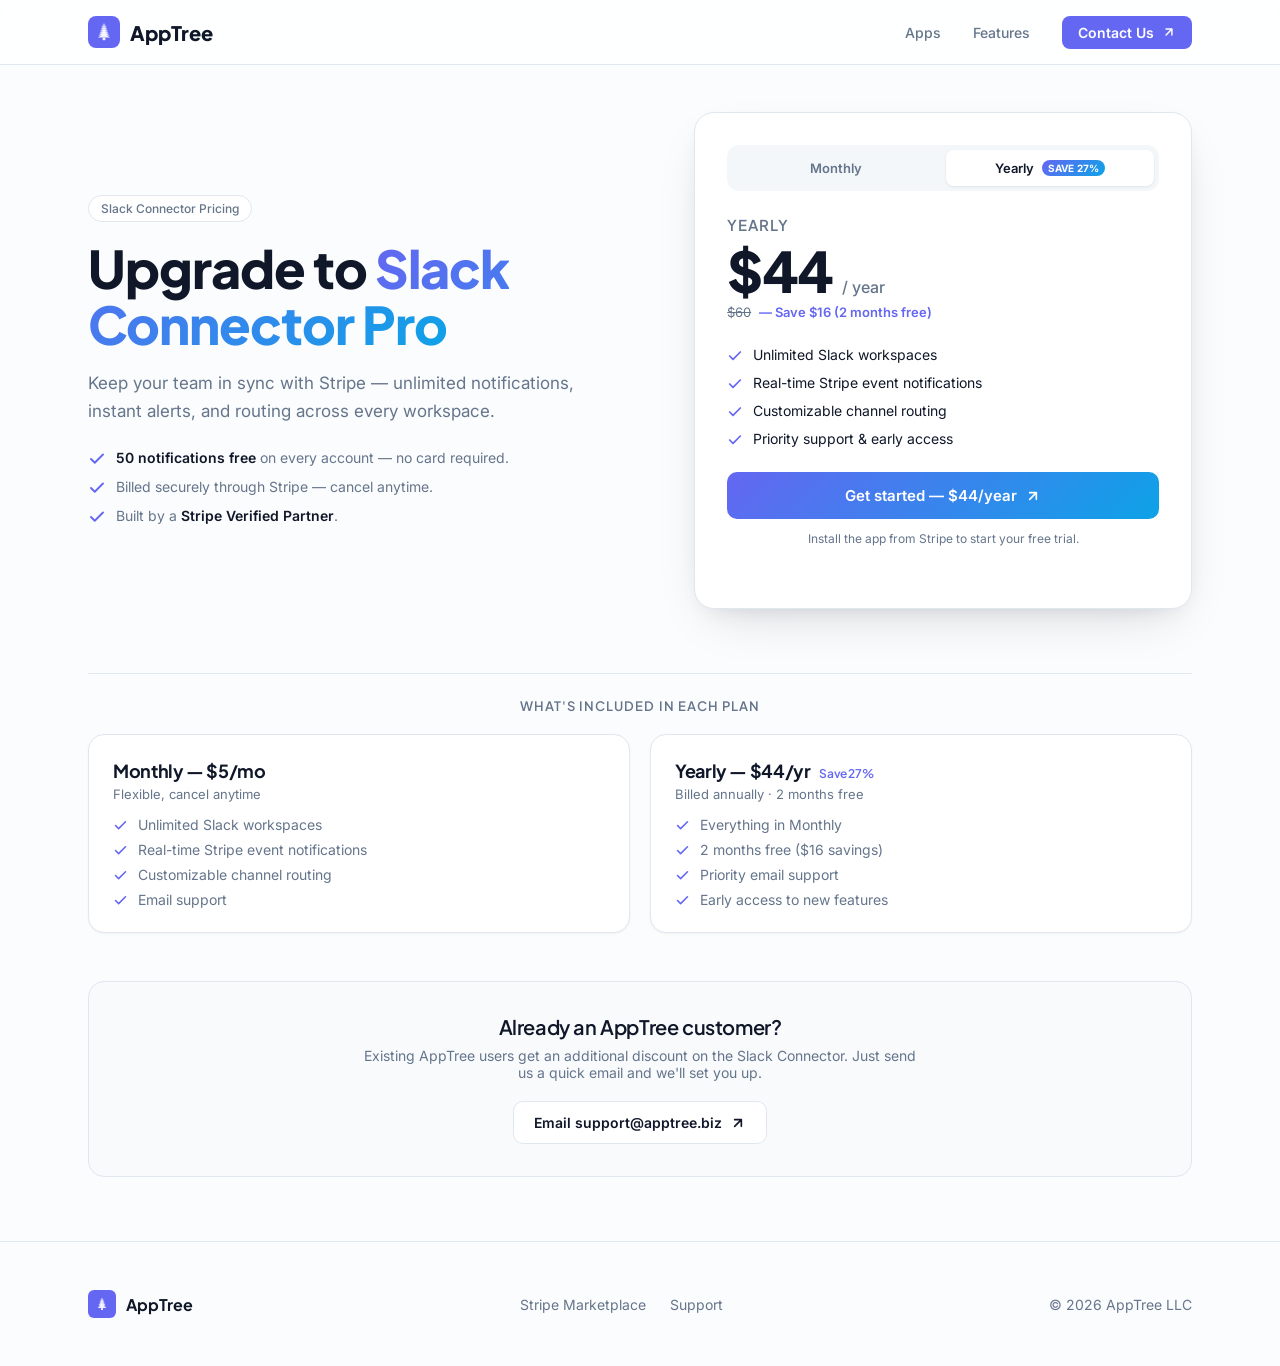
<file: public/pricing-static/index.html>
<!doctype html>
<html lang="en">
<head>
<meta charset="utf-8" />
<meta name="viewport" content="width=device-width,initial-scale=1" />
<title>Pricing — Slack Connector | AppTree</title>
<meta name="description" content="Simple pricing for AppTree's Slack Connector. Start with 50 free notifications, then $5/month or $44/year." />
<link rel="canonical" href="https://apptree.biz/pricing" />
<link rel="preconnect" href="https://fonts.googleapis.com">
<link rel="preconnect" href="https://fonts.gstatic.com" crossorigin>
<link href="https://fonts.googleapis.com/css2?family=Inter:wght@400;500;600;700;800&family=Plus+Jakarta+Sans:wght@600;700;800&display=swap" rel="stylesheet">
<style>
  :root{
    --bg:hsl(210 40% 99%);
    --fg:hsl(222 47% 11%);
    --card:#ffffff;
    --muted:hsl(210 40% 97%);
    --muted-fg:hsl(215 16% 47%);
    --border:hsl(214 32% 91%);
    --surface:hsl(210 33% 98%);
    --primary:hsl(239 84% 67%);
    --primary-fg:#fff;
    --gradient:linear-gradient(135deg,hsl(239 84% 67%),hsl(199 89% 48%));
    --shadow-card:0 1px 3px 0 rgb(0 0 0/.04),0 1px 2px -1px rgb(0 0 0/.04);
    --shadow-elev:0 20px 50px -20px rgb(15 23 42 /.18),0 8px 24px -12px rgb(15 23 42 /.12);
  }
  *{box-sizing:border-box;margin:0;padding:0}
  html,body{background:var(--bg);color:var(--fg);font-family:'Inter',system-ui,sans-serif;-webkit-font-smoothing:antialiased}
  a{color:inherit;text-decoration:none}
  .display{font-family:'Plus Jakarta Sans','Inter',sans-serif;letter-spacing:-.02em}
  .container{max-width:1152px;margin:0 auto;padding:0 24px}

  /* Navbar */
  .nav{position:fixed;top:0;left:0;right:0;z-index:50;background:rgba(255,255,255,.8);backdrop-filter:blur(12px);border-bottom:1px solid var(--border)}
  .nav-inner{max-width:1152px;margin:0 auto;display:flex;align-items:center;justify-content:space-between;height:64px;padding:0 24px}
  .brand{display:flex;align-items:center;gap:10px}
  .brand-mark{width:32px;height:32px;border-radius:8px;background:var(--primary);display:flex;align-items:center;justify-content:center;color:#fff}
  .brand-name{font-family:'Plus Jakarta Sans',sans-serif;font-weight:800;font-size:20px}
  .nav-links{display:none;gap:32px;align-items:center}
  @media(min-width:768px){.nav-links{display:flex}}
  .nav-link{font-size:14px;font-weight:500;color:var(--muted-fg);transition:color .2s}
  .nav-link:hover{color:var(--fg)}
  .btn{display:inline-flex;align-items:center;justify-content:center;gap:8px;font-weight:600;border-radius:10px;transition:all .2s;cursor:pointer;border:0;text-align:center}
  .btn-primary{background:var(--primary);color:#fff;padding:8px 16px;font-size:14px;border-radius:8px}
  .btn-primary:hover{background:hsl(239 84% 63%)}
  .btn-grad{background-image:var(--gradient);color:#fff;padding:14px 24px;font-size:15px}
  .btn-grad:hover{opacity:.95;box-shadow:0 12px 28px -10px hsl(239 84% 67% /.55)}
  .btn-muted{background:var(--muted);color:var(--fg);padding:12px 20px;font-size:14px}
  .btn-muted:hover{background:hsl(210 40% 94%)}
  .btn-ghost{background:var(--card);color:var(--fg);padding:12px 20px;font-size:14px;border:1px solid var(--border)}
  .btn-ghost:hover{background:var(--muted)}
  .btn-full{width:100%}
  .icon{width:14px;height:14px}
  .icon-lg{width:16px;height:16px}

  /* Main */
  main{padding:112px 0 64px}

  /* Hero split */
  .hero{display:grid;grid-template-columns:1fr;gap:32px;align-items:start;margin-bottom:64px}
  @media(min-width:900px){.hero{grid-template-columns:1.05fr .95fr;gap:56px;align-items:center}}

  .hero-left .chip{display:inline-flex;align-items:center;gap:8px;padding:5px 12px;border-radius:999px;background:var(--card);border:1px solid var(--border);font-size:12px;font-weight:500;color:var(--muted-fg);margin-bottom:18px}
  .hero-left h1{font-family:'Plus Jakarta Sans',sans-serif;font-size:40px;font-weight:800;letter-spacing:-.02em;margin-bottom:18px;line-height:1.08}
  @media(min-width:900px){.hero-left h1{font-size:52px}}
  .grad-text{background-image:var(--gradient);-webkit-background-clip:text;background-clip:text;color:transparent}
  .lead{font-size:17px;color:var(--muted-fg);line-height:1.6;margin-bottom:24px;max-width:520px}
  .acct-badge{display:inline-flex;align-items:center;gap:8px;padding:6px 14px;border-radius:999px;background:hsl(239 84% 67% /.08);border:1px solid hsl(239 84% 67% /.25);font-size:13px;font-weight:500;color:var(--primary);margin-bottom:18px;font-family:ui-monospace,SFMono-Regular,Menlo,monospace}
  .acct-badge .dot{width:6px;height:6px;border-radius:999px;background:var(--primary)}
  .trust{display:flex;flex-direction:column;gap:10px;margin-top:8px}
  .trust li{display:flex;align-items:flex-start;gap:10px;font-size:14px;color:var(--muted-fg);list-style:none}
  .trust svg{width:18px;height:18px;color:var(--primary);flex-shrink:0;margin-top:1px}

  /* Upgrade card (right side, above fold) */
  .upgrade-card{background:var(--card);border:1px solid var(--border);border-radius:20px;padding:8px;box-shadow:var(--shadow-elev);position:relative}
  .upgrade-card-inner{padding:24px}
  .toggle{display:grid;grid-template-columns:1fr 1fr;gap:6px;padding:5px;background:var(--muted);border-radius:12px;margin-bottom:24px;position:relative}
  .toggle button{background:transparent;border:0;font:inherit;font-weight:600;font-size:13px;color:var(--muted-fg);padding:10px 8px;border-radius:8px;cursor:pointer;transition:all .2s;display:flex;align-items:center;justify-content:center;gap:8px}
  .toggle button.active{background:var(--card);color:var(--fg);box-shadow:0 1px 3px rgb(0 0 0/.08)}
  .save-pill{font-size:10px;font-weight:700;padding:2px 6px;border-radius:999px;background-image:var(--gradient);color:#fff;letter-spacing:.02em}

  .plan-name{font-family:'Plus Jakarta Sans',sans-serif;font-size:15px;font-weight:600;color:var(--muted-fg);margin-bottom:8px;text-transform:uppercase;letter-spacing:.06em}
  .price-row{display:flex;align-items:baseline;gap:10px;margin-bottom:6px}
  .price{font-family:'Plus Jakarta Sans',sans-serif;font-size:56px;font-weight:800;letter-spacing:-.03em;line-height:1}
  .price-suffix{color:var(--muted-fg);font-size:16px;font-weight:500}
  .price-note{font-size:13px;color:var(--muted-fg);margin-bottom:22px;min-height:20px}
  .price-note .strike{text-decoration:line-through}
  .price-note .savings{color:var(--primary);font-weight:600}

  .upgrade-features{list-style:none;display:flex;flex-direction:column;gap:10px;margin-bottom:24px}
  .upgrade-features li{display:flex;align-items:flex-start;gap:10px;font-size:14px;color:var(--fg)}
  .upgrade-features svg{width:16px;height:16px;color:var(--primary);margin-top:2px;flex-shrink:0}

  .micro{font-size:12px;color:var(--muted-fg);text-align:center;margin-top:12px}
  .err{color:#b91c1c;font-size:13px;margin-top:12px;text-align:center;min-height:18px}
  .btn[disabled]{opacity:.6;cursor:wait}

  /* Below the fold */
  .details{padding-top:24px;border-top:1px solid var(--border)}
  .details-title{font-family:'Plus Jakarta Sans',sans-serif;font-size:13px;font-weight:600;text-transform:uppercase;letter-spacing:.08em;color:var(--muted-fg);margin-bottom:20px;text-align:center}
  .compare{display:grid;grid-template-columns:1fr;gap:20px;margin-bottom:48px}
  @media(min-width:768px){.compare{grid-template-columns:1fr 1fr}}
  .compare-card{border:1px solid var(--border);background:var(--card);border-radius:16px;padding:24px;box-shadow:var(--shadow-card)}
  .compare-card h3{font-family:'Plus Jakarta Sans',sans-serif;font-size:18px;font-weight:700;margin-bottom:4px}
  .compare-card .tag{font-size:13px;color:var(--muted-fg);margin-bottom:14px}
  .compare-card ul{list-style:none;display:flex;flex-direction:column;gap:8px}
  .compare-card li{display:flex;align-items:flex-start;gap:10px;font-size:14px;color:var(--muted-fg)}
  .compare-card svg{width:15px;height:15px;color:var(--primary);margin-top:2px;flex-shrink:0}

  .cta-box{border:1px solid var(--border);background:var(--surface);border-radius:16px;padding:32px;text-align:center}
  .cta-box h3{font-family:'Plus Jakarta Sans',sans-serif;font-size:20px;font-weight:600;margin-bottom:8px}
  .cta-box p{color:var(--muted-fg);margin-bottom:20px;max-width:560px;margin-left:auto;margin-right:auto;font-size:14px}

  /* Success */
  .success-box{border:1px solid var(--border);background:var(--card);border-radius:20px;padding:64px 32px;text-align:center;box-shadow:var(--shadow-elev);max-width:560px;margin:32px auto}
  .success-emoji{font-size:56px;margin-bottom:16px;display:block}
  .success-box h2{font-family:'Plus Jakarta Sans',sans-serif;font-size:36px;font-weight:800;letter-spacing:-.02em;margin-bottom:12px}
  .success-box p{color:var(--muted-fg);margin-bottom:28px;font-size:16px}
  .hidden{display:none !important}

  /* Footer */
  footer{padding:48px 0;background:var(--bg);border-top:1px solid var(--border)}
  .footer-inner{max-width:1152px;margin:0 auto;padding:0 24px;display:flex;flex-direction:column;align-items:center;gap:24px}
  @media(min-width:768px){.footer-inner{flex-direction:row;justify-content:space-between}}
  .footer-brand{display:flex;align-items:center;gap:10px}
  .footer-mark{width:28px;height:28px;border-radius:6px;background:var(--primary);display:flex;align-items:center;justify-content:center;color:#fff}
  .footer-links{display:flex;align-items:center;gap:24px;font-size:14px;color:var(--muted-fg)}
  .footer-links a:hover{color:var(--fg)}
  .footer-meta{display:flex;align-items:center;gap:24px;font-size:14px;color:var(--muted-fg)}
</style>
</head>
<body>

<nav class="nav" aria-label="Primary">
  <div class="nav-inner">
    <a class="brand" href="/">
      <span class="brand-mark" aria-hidden="true">
        <svg width="22" height="22" viewBox="0 0 32 32" fill="none">
          <polygon points="16,3 12,9 20,9" fill="currentColor" opacity=".5"/>
          <polygon points="16,6 11,12 21,12" fill="currentColor" opacity=".6"/>
          <polygon points="16,9 10,15 22,15" fill="currentColor" opacity=".7"/>
          <polygon points="16,12 9,18 23,18" fill="currentColor" opacity=".8"/>
          <polygon points="16,15 8,21 24,21" fill="currentColor" opacity=".85"/>
          <polygon points="16,18 7,24 25,24" fill="currentColor" opacity=".9"/>
          <rect x="14" y="24" width="4" height="4" rx="1" fill="currentColor" opacity=".9"/>
        </svg>
      </span>
      <span class="brand-name">AppTree</span>
    </a>
    <div class="nav-links">
      <a class="nav-link" href="https://marketplace.stripe.com/apps/invoice-and-customer-uploader" target="_blank" rel="noopener">Apps</a>
      <a class="nav-link" href="/#features">Features</a>
      <a class="btn btn-primary" href="mailto:support@apptree.biz">
        Contact Us
        <svg class="icon" viewBox="0 0 24 24" fill="none" stroke="currentColor" stroke-width="2.5" stroke-linecap="round" stroke-linejoin="round"><path d="M7 17 17 7M7 7h10v10"/></svg>
      </a>
    </div>
  </div>
</nav>

<main>
  <div class="container">

    <!-- Success state -->
    <div id="success-state" class="hidden">
      <div class="success-box">
        <span class="success-emoji" aria-hidden="true">🎉</span>
        <h2>You're on Pro</h2>
        <p>Thanks for upgrading. Your Slack Connector is now unlocked — head back to Stripe to start using it.</p>
        <a class="btn btn-grad" href="https://dashboard.stripe.com/apps/com.apptree.slack-connector">
          Open Stripe dashboard
          <svg class="icon-lg" viewBox="0 0 24 24" fill="none" stroke="currentColor" stroke-width="2.5" stroke-linecap="round" stroke-linejoin="round"><path d="M7 17 17 7M7 7h10v10"/></svg>
        </a>
      </div>
    </div>

    <!-- Pricing state -->
    <div id="pricing-state">

      <!-- HERO: split layout, upgrade above the fold -->
      <section class="hero">

        <!-- LEFT: title + pitch -->
        <div class="hero-left">
          <div class="chip">Slack Connector Pricing</div>
          <div id="acct-badge" class="acct-badge hidden"><span class="dot"></span><span>Upgrading account <span id="acct-id"></span></span></div>
          <h1>Upgrade to <span class="grad-text">Slack Connector Pro</span></h1>
          <p class="lead">Keep your team in sync with Stripe — unlimited notifications, instant alerts, and routing across every workspace.</p>
          <ul class="trust">
            <li><svg viewBox="0 0 24 24" fill="none" stroke="currentColor" stroke-width="2.5" stroke-linecap="round" stroke-linejoin="round"><polyline points="20 6 9 17 4 12"/></svg><span><strong style="color:var(--fg);font-weight:600">50 notifications free</strong> on every account — no card required.</span></li>
            <li><svg viewBox="0 0 24 24" fill="none" stroke="currentColor" stroke-width="2.5" stroke-linecap="round" stroke-linejoin="round"><polyline points="20 6 9 17 4 12"/></svg><span>Billed securely through Stripe — cancel anytime.</span></li>
            <li><svg viewBox="0 0 24 24" fill="none" stroke="currentColor" stroke-width="2.5" stroke-linecap="round" stroke-linejoin="round"><polyline points="20 6 9 17 4 12"/></svg><span>Built by a <strong style="color:var(--fg);font-weight:600">Stripe Verified Partner</strong>.</span></li>
          </ul>
        </div>

        <!-- RIGHT: upgrade card -->
        <aside class="upgrade-card" aria-label="Choose a plan">
          <div class="upgrade-card-inner">

            <div class="toggle" role="tablist" aria-label="Billing interval">
              <button type="button" id="tab-monthly" role="tab" aria-selected="false" data-interval="monthly">Monthly</button>
              <button type="button" id="tab-yearly" class="active" role="tab" aria-selected="true" data-interval="yearly">
                Yearly
                <span class="save-pill">SAVE 27%</span>
              </button>
            </div>

            <div class="plan-name" id="plan-name">Yearly</div>
            <div class="price-row">
              <span class="price" id="price">$5</span>
              <span class="price-suffix" id="price-suffix">/ month</span>
            </div>
            <div class="price-note" id="price-note">Flexible, cancel anytime.</div>

            <ul class="upgrade-features">
              <li><svg viewBox="0 0 24 24" fill="none" stroke="currentColor" stroke-width="2.5" stroke-linecap="round" stroke-linejoin="round"><polyline points="20 6 9 17 4 12"/></svg><span>Unlimited Slack workspaces</span></li>
              <li><svg viewBox="0 0 24 24" fill="none" stroke="currentColor" stroke-width="2.5" stroke-linecap="round" stroke-linejoin="round"><polyline points="20 6 9 17 4 12"/></svg><span>Real-time Stripe event notifications</span></li>
              <li><svg viewBox="0 0 24 24" fill="none" stroke="currentColor" stroke-width="2.5" stroke-linecap="round" stroke-linejoin="round"><polyline points="20 6 9 17 4 12"/></svg><span>Customizable channel routing</span></li>
              <li id="feat-priority" class="hidden"><svg viewBox="0 0 24 24" fill="none" stroke="currentColor" stroke-width="2.5" stroke-linecap="round" stroke-linejoin="round"><polyline points="20 6 9 17 4 12"/></svg><span>Priority support &amp; early access</span></li>
            </ul>

            <a id="upgrade-btn" class="btn btn-grad btn-full upgrade-btn" data-interval="yearly" href="https://marketplace.stripe.com/apps/slack-connector" target="_blank" rel="noopener">
              <span class="btn-label">Get started — $44/year</span>
              <svg class="icon-lg" viewBox="0 0 24 24" fill="none" stroke="currentColor" stroke-width="2.5" stroke-linecap="round" stroke-linejoin="round"><path d="M7 17 17 7M7 7h10v10"/></svg>
            </a>

            <p class="micro" id="micro-note">Install the app from Stripe to start your free trial.</p>
            <p id="checkout-err" class="err" role="alert"></p>
          </div>
        </aside>

      </section>

      <!-- Below the fold: details & CTA -->
      <section class="details">
        <h2 class="details-title">What's included in each plan</h2>
        <div class="compare">
          <div class="compare-card">
            <h3 class="display">Monthly — $5/mo</h3>
            <p class="tag">Flexible, cancel anytime</p>
            <ul>
              <li><svg viewBox="0 0 24 24" fill="none" stroke="currentColor" stroke-width="2.5" stroke-linecap="round" stroke-linejoin="round"><polyline points="20 6 9 17 4 12"/></svg><span>Unlimited Slack workspaces</span></li>
              <li><svg viewBox="0 0 24 24" fill="none" stroke="currentColor" stroke-width="2.5" stroke-linecap="round" stroke-linejoin="round"><polyline points="20 6 9 17 4 12"/></svg><span>Real-time Stripe event notifications</span></li>
              <li><svg viewBox="0 0 24 24" fill="none" stroke="currentColor" stroke-width="2.5" stroke-linecap="round" stroke-linejoin="round"><polyline points="20 6 9 17 4 12"/></svg><span>Customizable channel routing</span></li>
              <li><svg viewBox="0 0 24 24" fill="none" stroke="currentColor" stroke-width="2.5" stroke-linecap="round" stroke-linejoin="round"><polyline points="20 6 9 17 4 12"/></svg><span>Email support</span></li>
            </ul>
          </div>
          <div class="compare-card">
            <h3 class="display">Yearly — $44/yr <span style="font-size:12px;font-weight:600;color:var(--primary);margin-left:6px">Save 27%</span></h3>
            <p class="tag">Billed annually · 2 months free</p>
            <ul>
              <li><svg viewBox="0 0 24 24" fill="none" stroke="currentColor" stroke-width="2.5" stroke-linecap="round" stroke-linejoin="round"><polyline points="20 6 9 17 4 12"/></svg><span>Everything in Monthly</span></li>
              <li><svg viewBox="0 0 24 24" fill="none" stroke="currentColor" stroke-width="2.5" stroke-linecap="round" stroke-linejoin="round"><polyline points="20 6 9 17 4 12"/></svg><span>2 months free ($16 savings)</span></li>
              <li><svg viewBox="0 0 24 24" fill="none" stroke="currentColor" stroke-width="2.5" stroke-linecap="round" stroke-linejoin="round"><polyline points="20 6 9 17 4 12"/></svg><span>Priority email support</span></li>
              <li><svg viewBox="0 0 24 24" fill="none" stroke="currentColor" stroke-width="2.5" stroke-linecap="round" stroke-linejoin="round"><polyline points="20 6 9 17 4 12"/></svg><span>Early access to new features</span></li>
            </ul>
          </div>
        </div>

        <div class="cta-box">
          <h3 class="display">Already an AppTree customer?</h3>
          <p>Existing AppTree users get an additional discount on the Slack Connector. Just send us a quick email and we'll set you up.</p>
          <a class="btn btn-ghost" href="mailto:support@apptree.biz?subject=AppTree%20user%20discount%20%E2%80%94%20Slack%20Connector">
            Email support@apptree.biz
            <svg class="icon-lg" viewBox="0 0 24 24" fill="none" stroke="currentColor" stroke-width="2.5" stroke-linecap="round" stroke-linejoin="round"><path d="M7 17 17 7M7 7h10v10"/></svg>
          </a>
        </div>
      </section>

    </div>

  </div>
</main>

<footer>
  <div class="footer-inner">
    <div class="footer-brand">
      <span class="footer-mark" aria-hidden="true">
        <svg width="16" height="16" viewBox="0 0 32 32" fill="none">
          <polygon points="16,3 12,9 20,9" fill="currentColor" opacity=".5"/>
          <polygon points="16,6 11,12 21,12" fill="currentColor" opacity=".6"/>
          <polygon points="16,9 10,15 22,15" fill="currentColor" opacity=".7"/>
          <polygon points="16,12 9,18 23,18" fill="currentColor" opacity=".8"/>
          <polygon points="16,15 8,21 24,21" fill="currentColor" opacity=".85"/>
          <polygon points="16,18 7,24 25,24" fill="currentColor" opacity=".9"/>
          <rect x="14" y="24" width="4" height="4" rx="1" fill="currentColor" opacity=".9"/>
        </svg>
      </span>
      <span style="font-family:'Plus Jakarta Sans',sans-serif;font-weight:700">AppTree</span>
    </div>
    <div class="footer-links">
      <a href="https://marketplace.stripe.com/apps/invoice-and-customer-uploader" target="_blank" rel="noopener">Stripe Marketplace</a>
      <a href="/support">Support</a>
    </div>
    <div class="footer-meta">
      <p>© <span id="yr"></span> AppTree LLC</p>
    </div>
  </div>
</footer>

<script>
  document.getElementById('yr').textContent = new Date().getFullYear();

  (function () {
    var CHECKOUT_URL = 'https://gbtzgszldsarfwzcqoiz.supabase.co/functions/v1/create-checkout-session';
    var MARKETPLACE_URL = 'https://marketplace.stripe.com/apps/slack-connector';
    var SUCCESS_URL_BASE = 'https://apptree.biz/pricing/?success=true';
    var CANCEL_URL = 'https://apptree.biz/pricing/';

    var params = new URLSearchParams(window.location.search);
    var accountId = params.get('account_id');
    var mode = params.get('mode') || 'live';
    var isSuccess = params.get('success') === 'true';

    // Success state
    if (isSuccess) {
      document.getElementById('pricing-state').classList.add('hidden');
      document.getElementById('success-state').classList.remove('hidden');
      return;
    }

    // Account badge
    if (accountId) {
      var badge = document.getElementById('acct-badge');
      var trunc = accountId.length > 18 ? accountId.slice(0, 14) + '…' : accountId;
      document.getElementById('acct-id').textContent = trunc;
      badge.title = accountId;
      badge.classList.remove('hidden');
    }

    // Plan state + toggle
    var PLANS = {
      monthly: {
        name: 'Monthly',
        price: '$5',
        suffix: '/ month',
        note: 'Flexible, cancel anytime.',
        priority: false
      },
      yearly: {
        name: 'Yearly',
        price: '$44',
        suffix: '/ year',
        note: '<span class="strike">$60</span> &nbsp;<span class="savings">— Save $16 (2 months free)</span>',
        priority: true
      }
    };

    var current = 'yearly';
    var priceEl = document.getElementById('price');
    var suffixEl = document.getElementById('price-suffix');
    var noteEl = document.getElementById('price-note');
    var planNameEl = document.getElementById('plan-name');
    var priorityEl = document.getElementById('feat-priority');
    var btn = document.getElementById('upgrade-btn');
    var microEl = document.getElementById('micro-note');
    var errEl = document.getElementById('checkout-err');
    var tabs = {
      monthly: document.getElementById('tab-monthly'),
      yearly: document.getElementById('tab-yearly')
    };

    function setPlan(key) {
      current = key;
      var p = PLANS[key];
      priceEl.textContent = p.price;
      suffixEl.textContent = p.suffix;
      noteEl.innerHTML = p.note;
      planNameEl.textContent = p.name;
      priorityEl.classList.toggle('hidden', !p.priority);
      btn.setAttribute('data-interval', key);
      Object.keys(tabs).forEach(function (k) {
        var active = (k === key);
        tabs[k].classList.toggle('active', active);
        tabs[k].setAttribute('aria-selected', active ? 'true' : 'false');
      });
    }

    tabs.monthly.addEventListener('click', function () { setPlan('monthly'); });
    tabs.yearly.addEventListener('click', function () { setPlan('yearly'); });

    // Sync UI to default plan
    setPlan(current);

    // Configure CTA depending on account_id
    if (accountId) {
      btn.querySelector('.btn-label').textContent = 'Upgrade to Pro';
      btn.removeAttribute('target');
      btn.removeAttribute('rel');
      btn.setAttribute('href', '#');
      microEl.textContent = 'Secure checkout powered by Stripe.';
    }

    btn.addEventListener('click', function (e) {
      if (!accountId) return; // fall through to marketplace link (app not installed yet)
      e.preventDefault();
      if (btn.hasAttribute('disabled')) return;

      errEl.textContent = '';
      var label = btn.querySelector('.btn-label');
      var originalText = label.textContent;
      label.textContent = 'Redirecting…';
      btn.setAttribute('disabled', 'disabled');

      fetch(CHECKOUT_URL, {
        method: 'POST',
        headers: { 'Content-Type': 'application/json' },
        body: JSON.stringify({
          account_id: accountId,
          mode: mode,
          billing_interval: current,
          success_url: SUCCESS_URL_BASE + '&account_id=' + accountId,
          cancel_url: CANCEL_URL + '?account_id=' + encodeURIComponent(accountId) + '&mode=' + mode
        })
      })
        .then(function (r) {
          if (!r.ok) throw new Error('Checkout request failed (' + r.status + ')');
          return r.json();
        })
        .then(function (data) {
          if (data && data.url) {
            window.location.href = data.url;
          } else {
            throw new Error('No checkout URL returned');
          }
        })
        .catch(function (err) {
          errEl.textContent = err.message + '. Please try again or contact support@apptree.biz.';
          label.textContent = originalText;
          btn.removeAttribute('disabled');
        });
    });
  })();
</script>
</body>
</html>
</file>
